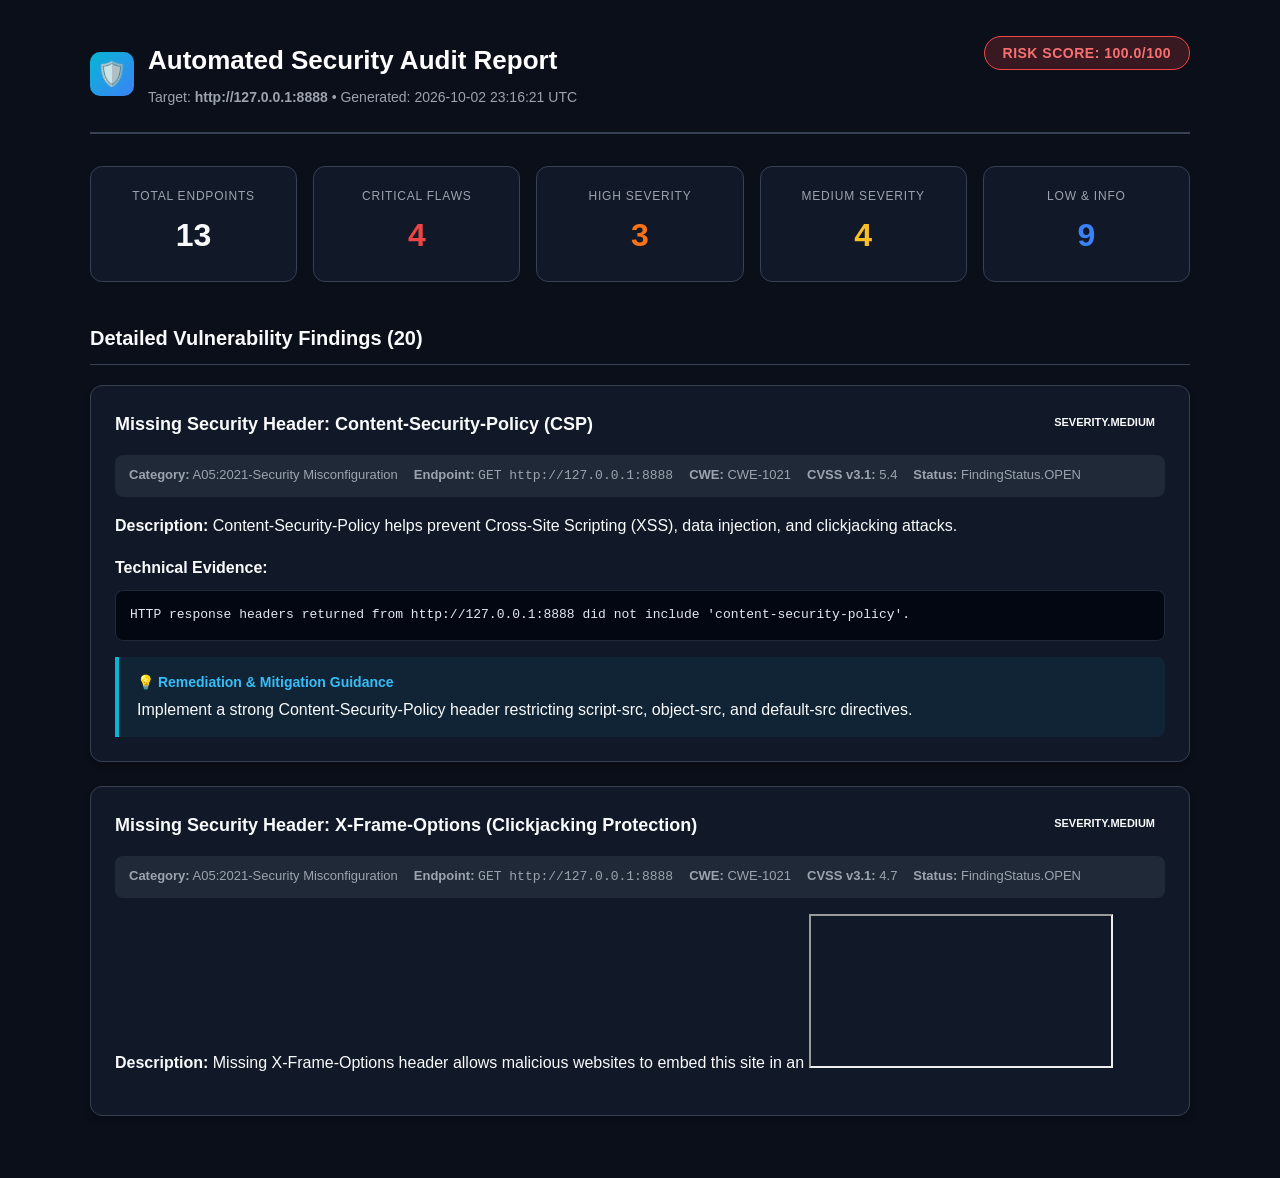
<file: test_report.html>
<!DOCTYPE html>
<html lang="en">
<head>
    <meta charset="UTF-8">
    <meta name="viewport" content="width=device-width, initial-scale=1.0">
    <title>Security Audit Report - http://127.0.0.1:8888</title>
    <style>
        :root {
            --bg-base: #0B0F19;
            --bg-card: #111827;
            --bg-card-alt: #1F2937;
            --text-main: #F9FAFB;
            --text-muted: #9CA3AF;
            --border-color: #374151;
            --accent-primary: #06B6D4;
            --crit-color: #EF4444;
            --high-color: #F97316;
            --med-color: #FBBF24;
            --low-color: #3B82F6;
            --info-color: #10B981;
        }
        body {
            font-family: 'Inter', -apple-system, BlinkMacSystemFont, 'Segoe UI', Roboto, sans-serif;
            background-color: var(--bg-base);
            color: var(--text-main);
            margin: 0;
            padding: 40px 20px;
            line-height: 1.6;
        }
        .container {
            max-width: 1100px;
            margin: 0 auto;
        }
        .header {
            border-bottom: 2px solid var(--border-color);
            padding-bottom: 24px;
            margin-bottom: 32px;
            display: flex;
            justify-content: space-between;
            align-items: flex-start;
            flex-wrap: wrap;
            gap: 16px;
        }
        .logo-title {
            display: flex;
            align-items: center;
            gap: 14px;
        }
        .shield-icon {
            width: 44px;
            height: 44px;
            background: linear-gradient(135deg, #06B6D4, #3B82F6);
            border-radius: 10px;
            display: flex;
            align-items: center;
            justify-content: center;
            font-size: 24px;
        }
        h1 { margin: 0; font-size: 26px; font-weight: 800; color: #FFF; }
        .subtitle { color: var(--text-muted); font-size: 14px; margin-top: 4px; }
        .badge-risk {
            padding: 8px 18px;
            border-radius: 9999px;
            font-weight: 700;
            font-size: 14px;
            text-transform: uppercase;
            letter-spacing: 0.5px;
        }
        .risk-high { background: rgba(239, 68, 68, 0.2); color: #F87171; border: 1px solid #EF4444; }
        .risk-med { background: rgba(245, 158, 11, 0.2); color: #FBBF24; border: 1px solid #F59E0B; }
        .risk-low { background: rgba(16, 185, 129, 0.2); color: #34D399; border: 1px solid #10B981; }

        .metrics-grid {
            display: grid;
            grid-template-columns: repeat(auto-fit, minmax(180px, 1fr));
            gap: 16px;
            margin-bottom: 36px;
        }
        .metric-card {
            background: var(--bg-card);
            border: 1px solid var(--border-color);
            border-radius: 12px;
            padding: 20px;
            text-align: center;
        }
        .metric-val { font-size: 32px; font-weight: 800; margin-top: 4px; }
        .metric-lbl { font-size: 12px; color: var(--text-muted); text-transform: uppercase; letter-spacing: 0.8px; }

        .crit-text { color: var(--crit-color); }
        .high-text { color: var(--high-color); }
        .med-text { color: var(--med-color); }
        .low-text { color: var(--low-color); }
        .info-text { color: var(--info-color); }

        .section-title {
            font-size: 20px;
            font-weight: 700;
            margin: 40px 0 20px 0;
            display: flex;
            align-items: center;
            gap: 10px;
            border-bottom: 1px solid var(--border-color);
            padding-bottom: 10px;
        }
        .finding-card {
            background: var(--bg-card);
            border: 1px solid var(--border-color);
            border-radius: 12px;
            padding: 24px;
            margin-bottom: 24px;
            box-shadow: 0 4px 6px -1px rgba(0, 0, 0, 0.3);
        }
        .finding-header {
            display: flex;
            justify-content: space-between;
            align-items: flex-start;
            margin-bottom: 16px;
            gap: 12px;
        }
        .finding-title { font-size: 18px; font-weight: 700; margin: 0; }
        .badge {
            display: inline-block;
            padding: 4px 10px;
            border-radius: 6px;
            font-size: 11px;
            font-weight: 700;
            text-transform: uppercase;
        }
        .badge-CRITICAL { background: #7F1D1D; color: #FCA5A5; }
        .badge-HIGH { background: #7C2D12; color: #FDBA74; }
        .badge-MEDIUM { background: #78350F; color: #FDE68A; }
        .badge-LOW { background: #1E3A8A; color: #93C5FD; }
        .badge-INFO { background: #064E3B; color: #6EE7B7; }

        .finding-meta {
            display: flex;
            flex-wrap: wrap;
            gap: 16px;
            color: var(--text-muted);
            font-size: 13px;
            margin-bottom: 16px;
            background: var(--bg-card-alt);
            padding: 10px 14px;
            border-radius: 8px;
        }
        .code-box {
            background: #030712;
            border: 1px solid #1F2937;
            border-radius: 8px;
            padding: 14px;
            font-family: 'SFMono-Regular', Consolas, 'Liberation Mono', Menlo, monospace;
            font-size: 13px;
            color: #E2E8F0;
            overflow-x: auto;
            white-space: pre-wrap;
            margin: 10px 0;
        }
        .remediation-box {
            background: rgba(6, 182, 212, 0.08);
            border-left: 4px solid var(--accent-primary);
            padding: 14px 18px;
            border-radius: 0 8px 8px 0;
            margin-top: 16px;
        }
        .remediation-title { font-weight: 700; color: #38BDF8; margin-bottom: 4px; font-size: 14px; }
        .footer {
            margin-top: 60px;
            text-align: center;
            color: var(--text-muted);
            font-size: 13px;
            border-top: 1px solid var(--border-color);
            padding-top: 20px;
        }
    </style>
</head>
<body>
    <div class="container">
        <div class="header">
            <div class="logo-title">
                <div class="shield-icon">🛡️</div>
                <div>
                    <h1>Automated Security Audit Report</h1>
                    <div class="subtitle">Target: <strong>http://127.0.0.1:8888</strong> &bull; Generated: 2026-10-02 23:16:21 UTC</div>
                </div>
            </div>
            <div>
                <span class="badge-risk risk-high">
                    Risk Score: 100.0/100
                </span>
            </div>
        </div>

        <!-- Executive Metrics -->
        <div class="metrics-grid">
            <div class="metric-card">
                <div class="metric-lbl">Total Endpoints</div>
                <div class="metric-val">13</div>
            </div>
            <div class="metric-card">
                <div class="metric-lbl">Critical Flaws</div>
                <div class="metric-val crit-text">4</div>
            </div>
            <div class="metric-card">
                <div class="metric-lbl">High Severity</div>
                <div class="metric-val high-text">3</div>
            </div>
            <div class="metric-card">
                <div class="metric-lbl">Medium Severity</div>
                <div class="metric-val med-text">4</div>
            </div>
            <div class="metric-card">
                <div class="metric-lbl">Low & Info</div>
                <div class="metric-val low-text">9</div>
            </div>
        </div>

        <!-- Findings List -->
        <div class="section-title">
            <span>Detailed Vulnerability Findings (20)</span>
        </div>

        
            
            <div class="finding-card">
                <div class="finding-header">
                    <div>
                        <h3 class="finding-title">Missing Security Header: Content-Security-Policy (CSP)</h3>
                    </div>
                    <span class="badge badge-Severity.MEDIUM">Severity.MEDIUM</span>
                </div>

                <div class="finding-meta">
                    <div><strong>Category:</strong> A05:2021-Security Misconfiguration</div>
                    <div><strong>Endpoint:</strong> <code>GET http://127.0.0.1:8888</code></div>
                    
                    <div><strong>CWE:</strong> CWE-1021</div>
                    <div><strong>CVSS v3.1:</strong> 5.4</div>
                    <div><strong>Status:</strong> FindingStatus.OPEN</div>
                </div>

                <p><strong>Description:</strong> Content-Security-Policy helps prevent Cross-Site Scripting (XSS), data injection, and clickjacking attacks.</p>

                <div><strong>Technical Evidence:</strong></div>
                <div class="code-box">HTTP response headers returned from http://127.0.0.1:8888 did not include 'content-security-policy'.</div>

                <div class="remediation-box">
                    <div class="remediation-title">💡 Remediation & Mitigation Guidance</div>
                    <div>Implement a strong Content-Security-Policy header restricting script-src, object-src, and default-src directives.</div>
                </div>
            </div>
            
            <div class="finding-card">
                <div class="finding-header">
                    <div>
                        <h3 class="finding-title">Missing Security Header: X-Frame-Options (Clickjacking Protection)</h3>
                    </div>
                    <span class="badge badge-Severity.MEDIUM">Severity.MEDIUM</span>
                </div>

                <div class="finding-meta">
                    <div><strong>Category:</strong> A05:2021-Security Misconfiguration</div>
                    <div><strong>Endpoint:</strong> <code>GET http://127.0.0.1:8888</code></div>
                    
                    <div><strong>CWE:</strong> CWE-1021</div>
                    <div><strong>CVSS v3.1:</strong> 4.7</div>
                    <div><strong>Status:</strong> FindingStatus.OPEN</div>
                </div>

                <p><strong>Description:</strong> Missing X-Frame-Options header allows malicious websites to embed this site in an <iframe> for clickjacking attacks.</p>

                <div><strong>Technical Evidence:</strong></div>
                <div class="code-box">HTTP response headers returned from http://127.0.0.1:8888 did not include 'x-frame-options'.</div>

                <div class="remediation-box">
                    <div class="remediation-title">💡 Remediation & Mitigation Guidance</div>
                    <div>Set 'X-Frame-Options: DENY' or 'X-Frame-Options: SAMEORIGIN' to prevent framing attacks.</div>
                </div>
            </div>
            
            <div class="finding-card">
                <div class="finding-header">
                    <div>
                        <h3 class="finding-title">Missing Security Header: X-Content-Type-Options (MIME-Sniffing)</h3>
                    </div>
                    <span class="badge badge-Severity.LOW">Severity.LOW</span>
                </div>

                <div class="finding-meta">
                    <div><strong>Category:</strong> A05:2021-Security Misconfiguration</div>
                    <div><strong>Endpoint:</strong> <code>GET http://127.0.0.1:8888</code></div>
                    
                    <div><strong>CWE:</strong> CWE-16</div>
                    <div><strong>CVSS v3.1:</strong> 3.1</div>
                    <div><strong>Status:</strong> FindingStatus.OPEN</div>
                </div>

                <p><strong>Description:</strong> Without this header, older browsers might inspect response contents and execute malicious scripts disguised as images or text.</p>

                <div><strong>Technical Evidence:</strong></div>
                <div class="code-box">HTTP response headers returned from http://127.0.0.1:8888 did not include 'x-content-type-options'.</div>

                <div class="remediation-box">
                    <div class="remediation-title">💡 Remediation & Mitigation Guidance</div>
                    <div>Set 'X-Content-Type-Options: nosniff' to disable MIME-type sniffing.</div>
                </div>
            </div>
            
            <div class="finding-card">
                <div class="finding-header">
                    <div>
                        <h3 class="finding-title">Missing Security Header: Referrer-Policy</h3>
                    </div>
                    <span class="badge badge-Severity.LOW">Severity.LOW</span>
                </div>

                <div class="finding-meta">
                    <div><strong>Category:</strong> A05:2021-Security Misconfiguration</div>
                    <div><strong>Endpoint:</strong> <code>GET http://127.0.0.1:8888</code></div>
                    
                    <div><strong>CWE:</strong> CWE-200</div>
                    <div><strong>CVSS v3.1:</strong> 2.5</div>
                    <div><strong>Status:</strong> FindingStatus.OPEN</div>
                </div>

                <p><strong>Description:</strong> Specifies how much referrer information (URL parameters, tokens) is sent along with requests.</p>

                <div><strong>Technical Evidence:</strong></div>
                <div class="code-box">HTTP response headers returned from http://127.0.0.1:8888 did not include 'referrer-policy'.</div>

                <div class="remediation-box">
                    <div class="remediation-title">💡 Remediation & Mitigation Guidance</div>
                    <div>Set 'Referrer-Policy: strict-origin-when-cross-origin' or 'no-referrer'.</div>
                </div>
            </div>
            
            <div class="finding-card">
                <div class="finding-header">
                    <div>
                        <h3 class="finding-title">Missing Security Header: Permissions-Policy</h3>
                    </div>
                    <span class="badge badge-Severity.LOW">Severity.LOW</span>
                </div>

                <div class="finding-meta">
                    <div><strong>Category:</strong> A05:2021-Security Misconfiguration</div>
                    <div><strong>Endpoint:</strong> <code>GET http://127.0.0.1:8888</code></div>
                    
                    <div><strong>CWE:</strong> CWE-16</div>
                    <div><strong>CVSS v3.1:</strong> 2.0</div>
                    <div><strong>Status:</strong> FindingStatus.OPEN</div>
                </div>

                <p><strong>Description:</strong> Permissions-Policy allows site administrators to declare which browser features can be used.</p>

                <div><strong>Technical Evidence:</strong></div>
                <div class="code-box">HTTP response headers returned from http://127.0.0.1:8888 did not include 'permissions-policy'.</div>

                <div class="remediation-box">
                    <div class="remediation-title">💡 Remediation & Mitigation Guidance</div>
                    <div>Implement Permissions-Policy to explicitly declare allowed browser features (camera, microphone, geolocation).</div>
                </div>
            </div>
            
            <div class="finding-card">
                <div class="finding-header">
                    <div>
                        <h3 class="finding-title">Web Server Banner Disclosure</h3>
                    </div>
                    <span class="badge badge-Severity.LOW">Severity.LOW</span>
                </div>

                <div class="finding-meta">
                    <div><strong>Category:</strong> A05:2021-Security Misconfiguration</div>
                    <div><strong>Endpoint:</strong> <code>GET http://127.0.0.1:8888</code></div>
                    
                    <div><strong>CWE:</strong> CWE-200</div>
                    <div><strong>CVSS v3.1:</strong> 3.0</div>
                    <div><strong>Status:</strong> FindingStatus.OPEN</div>
                </div>

                <p><strong>Description:</strong> The server exposes internal technology and version details via the 'server' header.</p>

                <div><strong>Technical Evidence:</strong></div>
                <div class="code-box">Header 'server: uvicorn, Apache/2.4.41 (Ubuntu) PHP/7.4.3' was found in the HTTP response.</div>

                <div class="remediation-box">
                    <div class="remediation-title">💡 Remediation & Mitigation Guidance</div>
                    <div>Configure the web server or reverse proxy to strip or obscure the 'server' header.</div>
                </div>
            </div>
            
            <div class="finding-card">
                <div class="finding-header">
                    <div>
                        <h3 class="finding-title">Backend Technology / Framework Disclosure</h3>
                    </div>
                    <span class="badge badge-Severity.LOW">Severity.LOW</span>
                </div>

                <div class="finding-meta">
                    <div><strong>Category:</strong> A05:2021-Security Misconfiguration</div>
                    <div><strong>Endpoint:</strong> <code>GET http://127.0.0.1:8888</code></div>
                    
                    <div><strong>CWE:</strong> CWE-200</div>
                    <div><strong>CVSS v3.1:</strong> 3.0</div>
                    <div><strong>Status:</strong> FindingStatus.OPEN</div>
                </div>

                <p><strong>Description:</strong> The server exposes internal technology and version details via the 'x-powered-by' header.</p>

                <div><strong>Technical Evidence:</strong></div>
                <div class="code-box">Header 'x-powered-by: PHP/7.4.3' was found in the HTTP response.</div>

                <div class="remediation-box">
                    <div class="remediation-title">💡 Remediation & Mitigation Guidance</div>
                    <div>Configure the web server or reverse proxy to strip or obscure the 'x-powered-by' header.</div>
                </div>
            </div>
            
            <div class="finding-card">
                <div class="finding-header">
                    <div>
                        <h3 class="finding-title">Insecure Cookie: Missing HttpOnly Flag (session_id)</h3>
                    </div>
                    <span class="badge badge-Severity.LOW">Severity.LOW</span>
                </div>

                <div class="finding-meta">
                    <div><strong>Category:</strong> A05:2021-Security Misconfiguration</div>
                    <div><strong>Endpoint:</strong> <code>GET http://127.0.0.1:8888</code></div>
                    
                    <div><strong>CWE:</strong> CWE-1004</div>
                    <div><strong>CVSS v3.1:</strong> 4.3</div>
                    <div><strong>Status:</strong> FindingStatus.OPEN</div>
                </div>

                <p><strong>Description:</strong> Cookie 'session_id' lacks the HttpOnly attribute, making it accessible to client-side JavaScript and vulnerable to theft via XSS.</p>

                <div><strong>Technical Evidence:</strong></div>
                <div class="code-box">Set-Cookie: session_id=dummy_session_12345; Path=/; SameSite=lax</div>

                <div class="remediation-box">
                    <div class="remediation-title">💡 Remediation & Mitigation Guidance</div>
                    <div>Add the 'HttpOnly' flag to all sensitive and session cookies.</div>
                </div>
            </div>
            
            <div class="finding-card">
                <div class="finding-header">
                    <div>
                        <h3 class="finding-title">Exposed Environment Configuration File (.env)</h3>
                    </div>
                    <span class="badge badge-Severity.CRITICAL">Severity.CRITICAL</span>
                </div>

                <div class="finding-meta">
                    <div><strong>Category:</strong> A01:2021-Broken Access Control</div>
                    <div><strong>Endpoint:</strong> <code>GET http://127.0.0.1:8888/.env</code></div>
                    
                    <div><strong>CWE:</strong> CWE-552</div>
                    <div><strong>CVSS v3.1:</strong> 9.8</div>
                    <div><strong>Status:</strong> FindingStatus.OPEN</div>
                </div>

                <p><strong>Description:</strong> The application's environment configuration file (.env) is publicly accessible, leaking database credentials, API keys, and sensitive secrets.</p>

                <div><strong>Technical Evidence:</strong></div>
                <div class="code-box">GET http://127.0.0.1:8888/.env returned HTTP 200 OK with matching fingerprint: 'DB_PASSWORD'.

Response preview:
APP_ENV=production
    APP_KEY=base64:u3n45928374982374982374=
    DB_CONNECTION=mysql
    DB_HOST=127.0.0.1
    DB_PORT=3306
    DB_DATABASE=corp_production
    DB_USERNAME=root
    DB_PASSWORD=SuperSecretPassw0rd!123
    AWS_ACCESS_KEY_ID=AKIAIOSFODNN7EXAMPLE
    AWS_SECRET_ACCESS_KEY=wJalrXU</div>

                <div class="remediation-box">
                    <div class="remediation-title">💡 Remediation & Mitigation Guidance</div>
                    <div>Restrict web server access to dotfiles like '.env' and place sensitive configuration outside the web root directory.</div>
                </div>
            </div>
            
            <div class="finding-card">
                <div class="finding-header">
                    <div>
                        <h3 class="finding-title">Exposed Git Repository Configuration (.git/config)</h3>
                    </div>
                    <span class="badge badge-Severity.HIGH">Severity.HIGH</span>
                </div>

                <div class="finding-meta">
                    <div><strong>Category:</strong> A01:2021-Broken Access Control</div>
                    <div><strong>Endpoint:</strong> <code>GET http://127.0.0.1:8888/.git/config</code></div>
                    
                    <div><strong>CWE:</strong> CWE-538</div>
                    <div><strong>CVSS v3.1:</strong> 7.5</div>
                    <div><strong>Status:</strong> FindingStatus.OPEN</div>
                </div>

                <p><strong>Description:</strong> The Git directory is exposed via the web root, allowing attackers to reconstruct source code, commit history, and hidden credentials.</p>

                <div><strong>Technical Evidence:</strong></div>
                <div class="code-box">GET http://127.0.0.1:8888/.git/config returned HTTP 200 OK with matching fingerprint: '[core]'.

Response preview:
[core]
        repositoryformatversion = 0
        filemode = true
        bare = false
        logallrefupdates = true
    [remote "origin"]
        url = https://github.com/company/internal-secret-app.git
        fetch = +refs/heads/*:refs/remotes/origin/*
    [branch "main"]
        remote =</div>

                <div class="remediation-box">
                    <div class="remediation-title">💡 Remediation & Mitigation Guidance</div>
                    <div>Configure the web server (Nginx/Apache) to deny all HTTP requests to the '/.git' directory.</div>
                </div>
            </div>
            
            <div class="finding-card">
                <div class="finding-header">
                    <div>
                        <h3 class="finding-title">Exposed Spring Boot Actuator Environment (/actuator/env)</h3>
                    </div>
                    <span class="badge badge-Severity.CRITICAL">Severity.CRITICAL</span>
                </div>

                <div class="finding-meta">
                    <div><strong>Category:</strong> A01:2021-Broken Access Control</div>
                    <div><strong>Endpoint:</strong> <code>GET http://127.0.0.1:8888/actuator/env</code></div>
                    
                    <div><strong>CWE:</strong> CWE-200</div>
                    <div><strong>CVSS v3.1:</strong> 9.1</div>
                    <div><strong>Status:</strong> FindingStatus.OPEN</div>
                </div>

                <p><strong>Description:</strong> Spring Boot Actuator '/env' endpoint is exposed without authentication, leaking internal environment properties and credentials.</p>

                <div><strong>Technical Evidence:</strong></div>
                <div class="code-box">GET http://127.0.0.1:8888/actuator/env returned HTTP 200 OK with matching fingerprint: 'activeProfiles'.

Response preview:
{"activeProfiles":["prod"],"propertySources":[{"name":"systemProperties","properties":{"java.runtime.version":{"value":"17.0.2"}}},{"name":"applicationConfig: [classpath:/application.yml]","properties":{"spring.datasource.password":{"value":"******"}}}]}</div>

                <div class="remediation-box">
                    <div class="remediation-title">💡 Remediation & Mitigation Guidance</div>
                    <div>Disable or enforce strict Spring Security authentication on all '/actuator/*' endpoints.</div>
                </div>
            </div>
            
            <div class="finding-card">
                <div class="finding-header">
                    <div>
                        <h3 class="finding-title">Open Redirect in Parameter 'url'</h3>
                    </div>
                    <span class="badge badge-Severity.MEDIUM">Severity.MEDIUM</span>
                </div>

                <div class="finding-meta">
                    <div><strong>Category:</strong> A01:2021-Broken Access Control</div>
                    <div><strong>Endpoint:</strong> <code>GET http://127.0.0.1:8888/redirect</code></div>
                    <div><strong>Parameter:</strong> <code>url</code></div>
                    <div><strong>CWE:</strong> CWE-601</div>
                    <div><strong>CVSS v3.1:</strong> 6.1</div>
                    <div><strong>Status:</strong> FindingStatus.OPEN</div>
                </div>

                <p><strong>Description:</strong> The endpoint accepts an untrusted destination URL in parameter 'url' and redirects users without validation, facilitating phishing and credential theft.</p>

                <div><strong>Technical Evidence:</strong></div>
                <div class="code-box">Open Redirect detected on parameter 'url':
Request URL: http://127.0.0.1:8888/redirect?url=https%3A%2F%2Fexample.com%2Fsec-probe-redirect
Technique: Direct HTTPS URL
Status Code: 302
Location Header: https://example.com/sec-probe-redirect</div>

                <div class="remediation-box">
                    <div class="remediation-title">💡 Remediation & Mitigation Guidance</div>
                    <div>Implement a whitelist of approved redirect URLs, or restrict redirects strictly to relative paths starting with a single forward slash.</div>
                </div>
            </div>
            
            <div class="finding-card">
                <div class="finding-header">
                    <div>
                        <h3 class="finding-title">API1: Broken Object Level Authorization (BOLA / IDOR)</h3>
                    </div>
                    <span class="badge badge-Severity.HIGH">Severity.HIGH</span>
                </div>

                <div class="finding-meta">
                    <div><strong>Category:</strong> API Security</div>
                    <div><strong>Endpoint:</strong> <code>GET http://127.0.0.1:8888/api/users/1</code></div>
                    
                    <div><strong>CWE:</strong> CWE-639</div>
                    <div><strong>CVSS v3.1:</strong> 8.1</div>
                    <div><strong>Status:</strong> FindingStatus.OPEN</div>
                </div>

                <p><strong>Description:</strong> The API allows accessing object records across different IDs without validating user authorization or tenant ownership.</p>

                <div><strong>Technical Evidence:</strong></div>
                <div class="code-box">Potential BOLA / IDOR vulnerability on endpoint:
Original: http://127.0.0.1:8888/api/users/1 -> HTTP 200
Mutated Object ID: http://127.0.0.1:8888/api/users/2 -> HTTP 200
Response preview:
{"id":2,"username":"bob","email":"bob@company.internal","credit_card":"5424-9876-5432-1098","role":"user"}</div>

                <div class="remediation-box">
                    <div class="remediation-title">💡 Remediation & Mitigation Guidance</div>
                    <div>Implement authorization checks verifying that the currently logged-in user has permission to read or manipulate the requested object ID.</div>
                </div>
            </div>
            
            <div class="finding-card">
                <div class="finding-header">
                    <div>
                        <h3 class="finding-title">API4: Unrestricted Resource Consumption (Missing Rate Limiting)</h3>
                    </div>
                    <span class="badge badge-Severity.LOW">Severity.LOW</span>
                </div>

                <div class="finding-meta">
                    <div><strong>Category:</strong> API Security</div>
                    <div><strong>Endpoint:</strong> <code>GET http://127.0.0.1:8888/</code></div>
                    
                    <div><strong>CWE:</strong> CWE-770</div>
                    <div><strong>CVSS v3.1:</strong> 4.0</div>
                    <div><strong>Status:</strong> FindingStatus.OPEN</div>
                </div>

                <p><strong>Description:</strong> The API endpoint lacks rate limiting or request throttling, leaving it vulnerable to Denial of Service (DoS) and brute force attacks.</p>

                <div><strong>Technical Evidence:</strong></div>
                <div class="code-box">Sent 12 rapid consecutive requests to 'http://127.0.0.1:8888/'.
All 12 requests returned HTTP 200 OK without rate-limiting headers or HTTP 429 status.</div>

                <div class="remediation-box">
                    <div class="remediation-title">💡 Remediation & Mitigation Guidance</div>
                    <div>Implement rate limiting (e.g., token bucket, redis-based rate limiting) and return HTTP 429 Too Many Requests with standard Retry-After headers.</div>
                </div>
            </div>
            
            <div class="finding-card">
                <div class="finding-header">
                    <div>
                        <h3 class="finding-title">Exposed Git Repository Configuration File</h3>
                    </div>
                    <span class="badge badge-Severity.HIGH">Severity.HIGH</span>
                </div>

                <div class="finding-meta">
                    <div><strong>Category:</strong> Nuclei Security Check</div>
                    <div><strong>Endpoint:</strong> <code>GET http://127.0.0.1:8888/.git/config</code></div>
                    
                    
                    <div><strong>CVSS v3.1:</strong> 7.8</div>
                    <div><strong>Status:</strong> FindingStatus.OPEN</div>
                </div>

                <p><strong>Description:</strong> Detects exposed /.git/config file leaking repository origins, credentials, and branches.</p>

                <div><strong>Technical Evidence:</strong></div>
                <div class="code-box">[Nuclei Match] Template: git-config-leak
Target: GET http://127.0.0.1:8888/.git/config
HTTP Response Status: 200
Match Evidence:
Matched words in body: ['[core]', 'repositoryformatversion']
Status 200 in [200]</div>

                <div class="remediation-box">
                    <div class="remediation-title">💡 Remediation & Mitigation Guidance</div>
                    <div>Block access to hidden directories and dotfiles (.git) on the web server.</div>
                </div>
            </div>
            
            <div class="finding-card">
                <div class="finding-header">
                    <div>
                        <h3 class="finding-title">Missing X-Frame-Options Header</h3>
                    </div>
                    <span class="badge badge-Severity.MEDIUM">Severity.MEDIUM</span>
                </div>

                <div class="finding-meta">
                    <div><strong>Category:</strong> Nuclei Security Check</div>
                    <div><strong>Endpoint:</strong> <code>GET http://127.0.0.1:8888/</code></div>
                    
                    
                    <div><strong>CVSS v3.1:</strong> 5.5</div>
                    <div><strong>Status:</strong> FindingStatus.OPEN</div>
                </div>

                <p><strong>Description:</strong> Checks if the target responds without the X-Frame-Options header, leaving it open to clickjacking.</p>

                <div><strong>Technical Evidence:</strong></div>
                <div class="code-box">[Nuclei Match] Template: missing-security-headers
Target: GET http://127.0.0.1:8888/
HTTP Response Status: 200
Match Evidence:
Status 200 in [200]</div>

                <div class="remediation-box">
                    <div class="remediation-title">💡 Remediation & Mitigation Guidance</div>
                    <div>Configure web server to return X-Frame-Options DENY or SAMEORIGIN.</div>
                </div>
            </div>
            
            <div class="finding-card">
                <div class="finding-header">
                    <div>
                        <h3 class="finding-title">Spring Boot Actuator Endpoints Exposure</h3>
                    </div>
                    <span class="badge badge-Severity.CRITICAL">Severity.CRITICAL</span>
                </div>

                <div class="finding-meta">
                    <div><strong>Category:</strong> Nuclei Security Check</div>
                    <div><strong>Endpoint:</strong> <code>GET http://127.0.0.1:8888/actuator/env</code></div>
                    
                    
                    <div><strong>CVSS v3.1:</strong> 9.5</div>
                    <div><strong>Status:</strong> FindingStatus.OPEN</div>
                </div>

                <p><strong>Description:</strong> Detects unauthenticated exposure of Spring Boot Actuator management endpoints (/actuator/env, /actuator/heapdump).</p>

                <div><strong>Technical Evidence:</strong></div>
                <div class="code-box">[Nuclei Match] Template: exposed-actuator-endpoints
Target: GET http://127.0.0.1:8888/actuator/env
HTTP Response Status: 200
Match Evidence:
Matched words in body: ['propertySources', 'systemProperties']
Status 200 in [200]</div>

                <div class="remediation-box">
                    <div class="remediation-title">💡 Remediation & Mitigation Guidance</div>
                    <div>Enforce strict authentication on all actuator endpoints and disable sensitive endpoints in production.</div>
                </div>
            </div>
            
            <div class="finding-card">
                <div class="finding-header">
                    <div>
                        <h3 class="finding-title">Exposed .env Configuration & Secret Disclosure</h3>
                    </div>
                    <span class="badge badge-Severity.CRITICAL">Severity.CRITICAL</span>
                </div>

                <div class="finding-meta">
                    <div><strong>Category:</strong> Nuclei Security Check</div>
                    <div><strong>Endpoint:</strong> <code>GET http://127.0.0.1:8888/.env</code></div>
                    
                    
                    <div><strong>CVSS v3.1:</strong> 9.5</div>
                    <div><strong>Status:</strong> FindingStatus.OPEN</div>
                </div>

                <p><strong>Description:</strong> Detects public accessibility of .env files containing credentials, tokens, and database connection strings.</p>

                <div><strong>Technical Evidence:</strong></div>
                <div class="code-box">[Nuclei Match] Template: exposed-env-secrets
Target: GET http://127.0.0.1:8888/.env
HTTP Response Status: 200
Match Evidence:
Matched regex in body: ['DB_PASSWORD=']
Status 200 in [200]</div>

                <div class="remediation-box">
                    <div class="remediation-title">💡 Remediation & Mitigation Guidance</div>
                    <div>Restrict web server access to .env files and place sensitive environment configs outside the web root.</div>
                </div>
            </div>
            
            <div class="finding-card">
                <div class="finding-header">
                    <div>
                        <h3 class="finding-title">Swagger / OpenAPI UI & Schema Public Exposure</h3>
                    </div>
                    <span class="badge badge-Severity.LOW">Severity.LOW</span>
                </div>

                <div class="finding-meta">
                    <div><strong>Category:</strong> Nuclei Security Check</div>
                    <div><strong>Endpoint:</strong> <code>GET http://127.0.0.1:8888/openapi.json</code></div>
                    
                    
                    <div><strong>CVSS v3.1:</strong> 3.2</div>
                    <div><strong>Status:</strong> FindingStatus.OPEN</div>
                </div>

                <p><strong>Description:</strong> Detects publicly exposed Swagger UI or OpenAPI documentation that may disclose internal endpoints and schemas.</p>

                <div><strong>Technical Evidence:</strong></div>
                <div class="code-box">[Nuclei Match] Template: swagger-api-exposed
Target: GET http://127.0.0.1:8888/openapi.json
HTTP Response Status: 200
Match Evidence:
Matched words in body: ['"openapi":']
Status 200 in [200]</div>

                <div class="remediation-box">
                    <div class="remediation-title">💡 Remediation & Mitigation Guidance</div>
                    <div>Restrict OpenAPI docs and Swagger UI behind authentication or internal VPN access.</div>
                </div>
            </div>
            
            <div class="finding-card">
                <div class="finding-header">
                    <div>
                        <h3 class="finding-title">Swagger / OpenAPI UI & Schema Public Exposure</h3>
                    </div>
                    <span class="badge badge-Severity.LOW">Severity.LOW</span>
                </div>

                <div class="finding-meta">
                    <div><strong>Category:</strong> Nuclei Security Check</div>
                    <div><strong>Endpoint:</strong> <code>GET http://127.0.0.1:8888/docs</code></div>
                    
                    
                    <div><strong>CVSS v3.1:</strong> 3.2</div>
                    <div><strong>Status:</strong> FindingStatus.OPEN</div>
                </div>

                <p><strong>Description:</strong> Detects publicly exposed Swagger UI or OpenAPI documentation that may disclose internal endpoints and schemas.</p>

                <div><strong>Technical Evidence:</strong></div>
                <div class="code-box">[Nuclei Match] Template: swagger-api-exposed
Target: GET http://127.0.0.1:8888/docs
HTTP Response Status: 200
Match Evidence:
Matched words in body: ['swagger-ui']
Status 200 in [200]</div>

                <div class="remediation-box">
                    <div class="remediation-title">💡 Remediation & Mitigation Guidance</div>
                    <div>Restrict OpenAPI docs and Swagger UI behind authentication or internal VPN access.</div>
                </div>
            </div>
            
        

        <div class="footer">
            Generated automatically by Antigravity Web & API Vulnerability Scanner &bull; Profile: FULL &bull; Scan Duration: 0.72s
        </div>
    </div>
</body>
</html>
</file>
